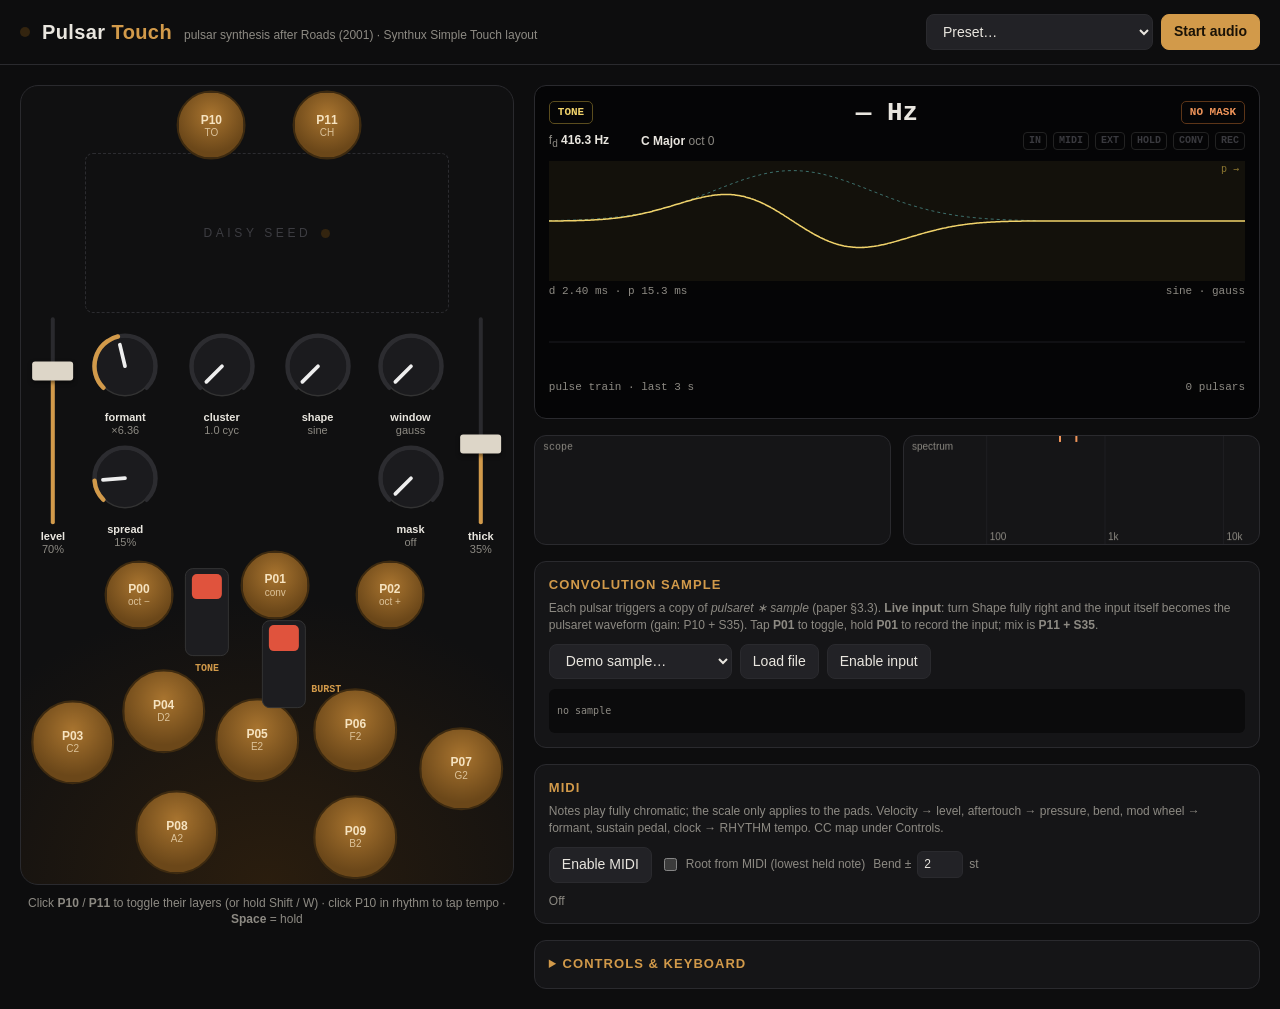
<file: web/index.html>
<!doctype html>
<html lang="en">
<head>
<meta charset="utf-8">
<meta name="viewport" content="width=device-width, initial-scale=1, maximum-scale=1, user-scalable=no, viewport-fit=cover">
<meta name="apple-mobile-web-app-capable" content="yes">
<title>Pulsar Touch</title>
<link rel="stylesheet" href="style.css">
</head>
<body>
<header class="top">
  <div class="brand"><span class="dot" id="led"></span><h1>Pulsar <em>Touch</em></h1>
    <span class="sub">pulsar synthesis after Roads (2001) · Synthux Simple Touch layout</span></div>
  <div class="actions">
    <select id="preset" aria-label="Preset"></select>
    <button id="power" class="primary">Start audio</button>
  </div>
</header>

<main>
  <!-- ======== hardware replica ======== -->
  <section class="board-wrap">
    <div class="board" id="board">
      <div class="seed"><span>daisy seed</span><b id="seedLed"></b></div>
      <!-- pads, knobs, faders and switches are created by app.js -->
    </div>
    <p class="hint" id="layerHint">Hold <b>P10 / Shift</b> for the second knob layer · hold <b>P11 / W</b> for scales</p>
  </section>

  <!-- ======== display & analysis ======== -->
  <section class="side">
    <div class="oled">
      <div class="oled-row">
        <span class="tag c-range" id="dRange">TONE</span>
        <span class="big" id="dFund">— Hz</span>
        <span class="tag c-mask" id="dMask">NO MASK</span>
      </div>
      <div class="oled-row small">
        <span>f<sub>d</sub> <b id="dForm">—</b></span>
        <span id="dNote"></span>
        <span><b id="dScale">Major</b> <span id="dOct"></span></span>
        <span class="flags"><i id="fIn" title="input level">IN</i><i id="fMidi">MIDI</i><i id="fExt">EXT</i><i id="fHold">HOLD</i><i id="fConv">CONV</i><i id="fRec">REC</i></span>
      </div>
      <canvas id="cvPulsaret" height="120"></canvas>
      <div class="cap"><span id="dDuty">d — · p —</span><span id="dShape">sine · gauss</span></div>
      <canvas id="cvTrain" height="70"></canvas>
      <div class="cap"><span>pulse train · last 3 s</span><span id="dCount">0 pulsars</span></div>
      <div class="toast" id="toast"></div>
    </div>

    <div class="scopes">
      <canvas id="cvScope" height="110"></canvas>
      <canvas id="cvSpec" height="110"></canvas>
    </div>

    <div class="card">
      <h2>Convolution sample</h2>
      <p class="muted">Each pulsar triggers a copy of <i>pulsaret ∗ sample</i> (paper §3.3). <b>Live input</b>: turn Shape fully right and the input itself becomes the pulsaret waveform (gain: P10 + S35). Tap <b>P01</b> to toggle, hold <b>P01</b> to record the input; mix is <b>P11 + S35</b>.</p>
      <div class="row">
        <select id="demoSample"><option value="">Demo sample…</option></select>
        <label class="btn">Load file<input type="file" id="file" accept="audio/*" hidden></label>
        <button id="mic">Enable input</button>
      </div>
      <canvas id="cvSample" height="44"></canvas>
    </div>

    <div class="card">
      <h2>MIDI</h2>
      <p class="muted">Notes play fully chromatic; the scale only applies to the pads. Velocity → level, aftertouch → pressure, bend, mod wheel → formant, sustain pedal, clock → RHYTHM tempo. CC map under Controls.</p>
      <div class="row">
        <button id="midiBtn">Enable MIDI</button>
        <label class="chk"><input type="checkbox" id="rootFromMidi"> Root from MIDI (lowest held note)</label>
        <label class="chk">Bend ±<input type="number" id="bendRange" value="2" min="0" max="24"> st</label>
      </div>
      <p class="muted" id="midiStatus" style="margin:0">Off</p>
    </div>

    <details class="card" id="help">
      <summary>Controls &amp; keyboard</summary>
      <div id="helpBody"></div>
    </details>
  </section>
</main>

<script src="engine/pulsar-core.js"></script>
<script src="engine/pulsar-controls.js"></script>
<script src="app.js"></script>
</body>
</html>
</file>
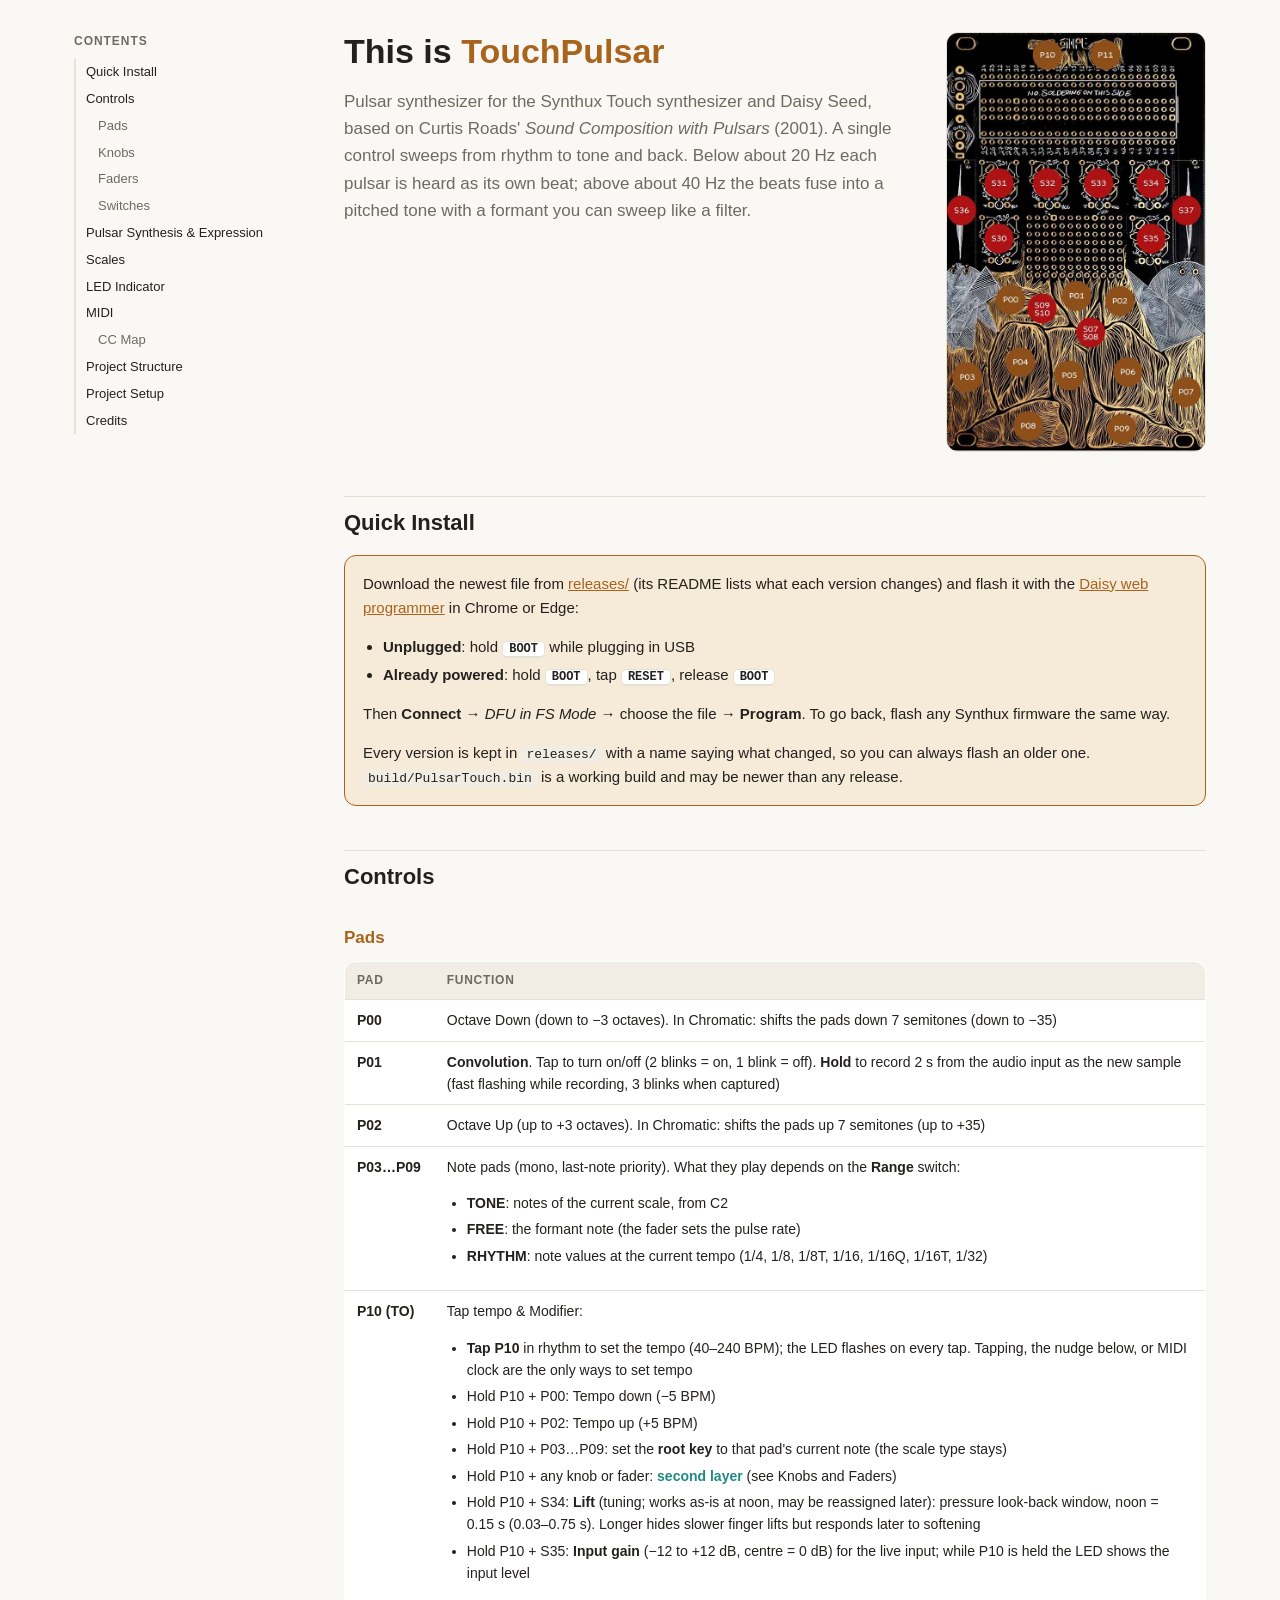
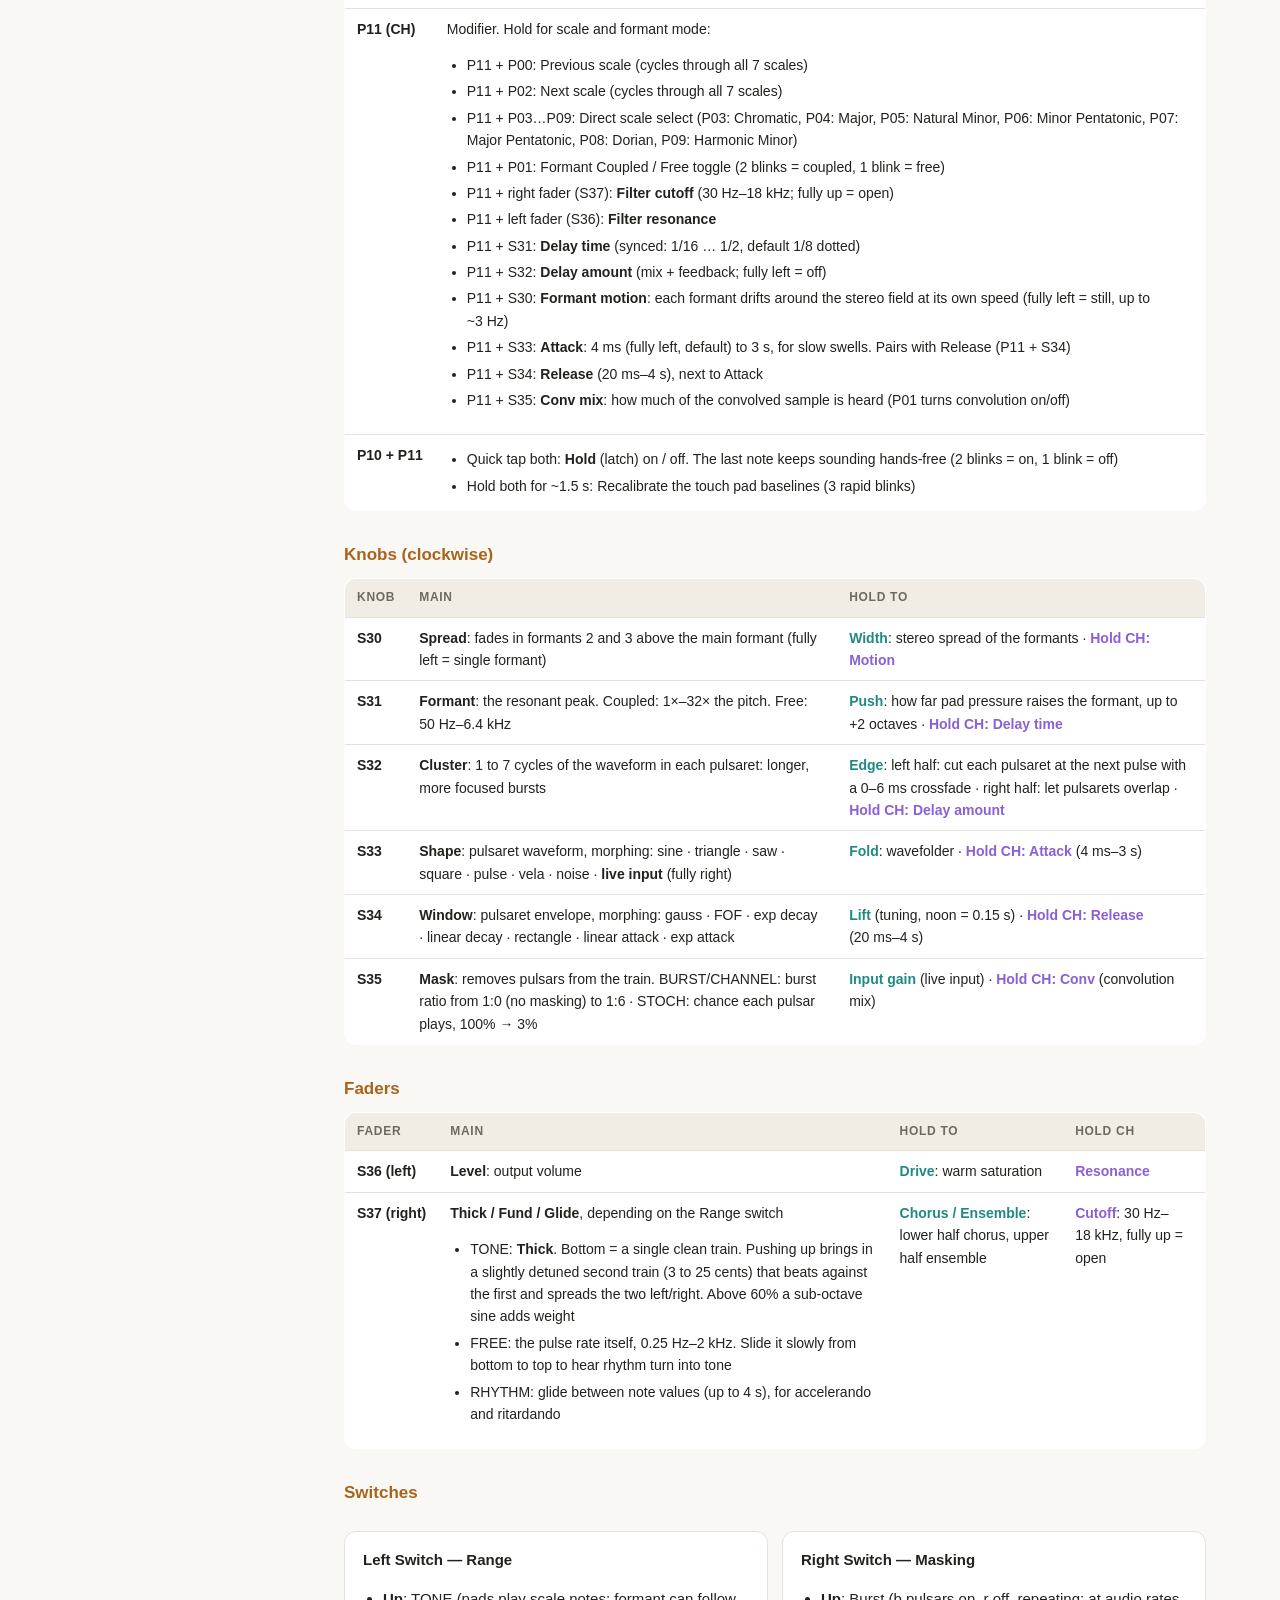
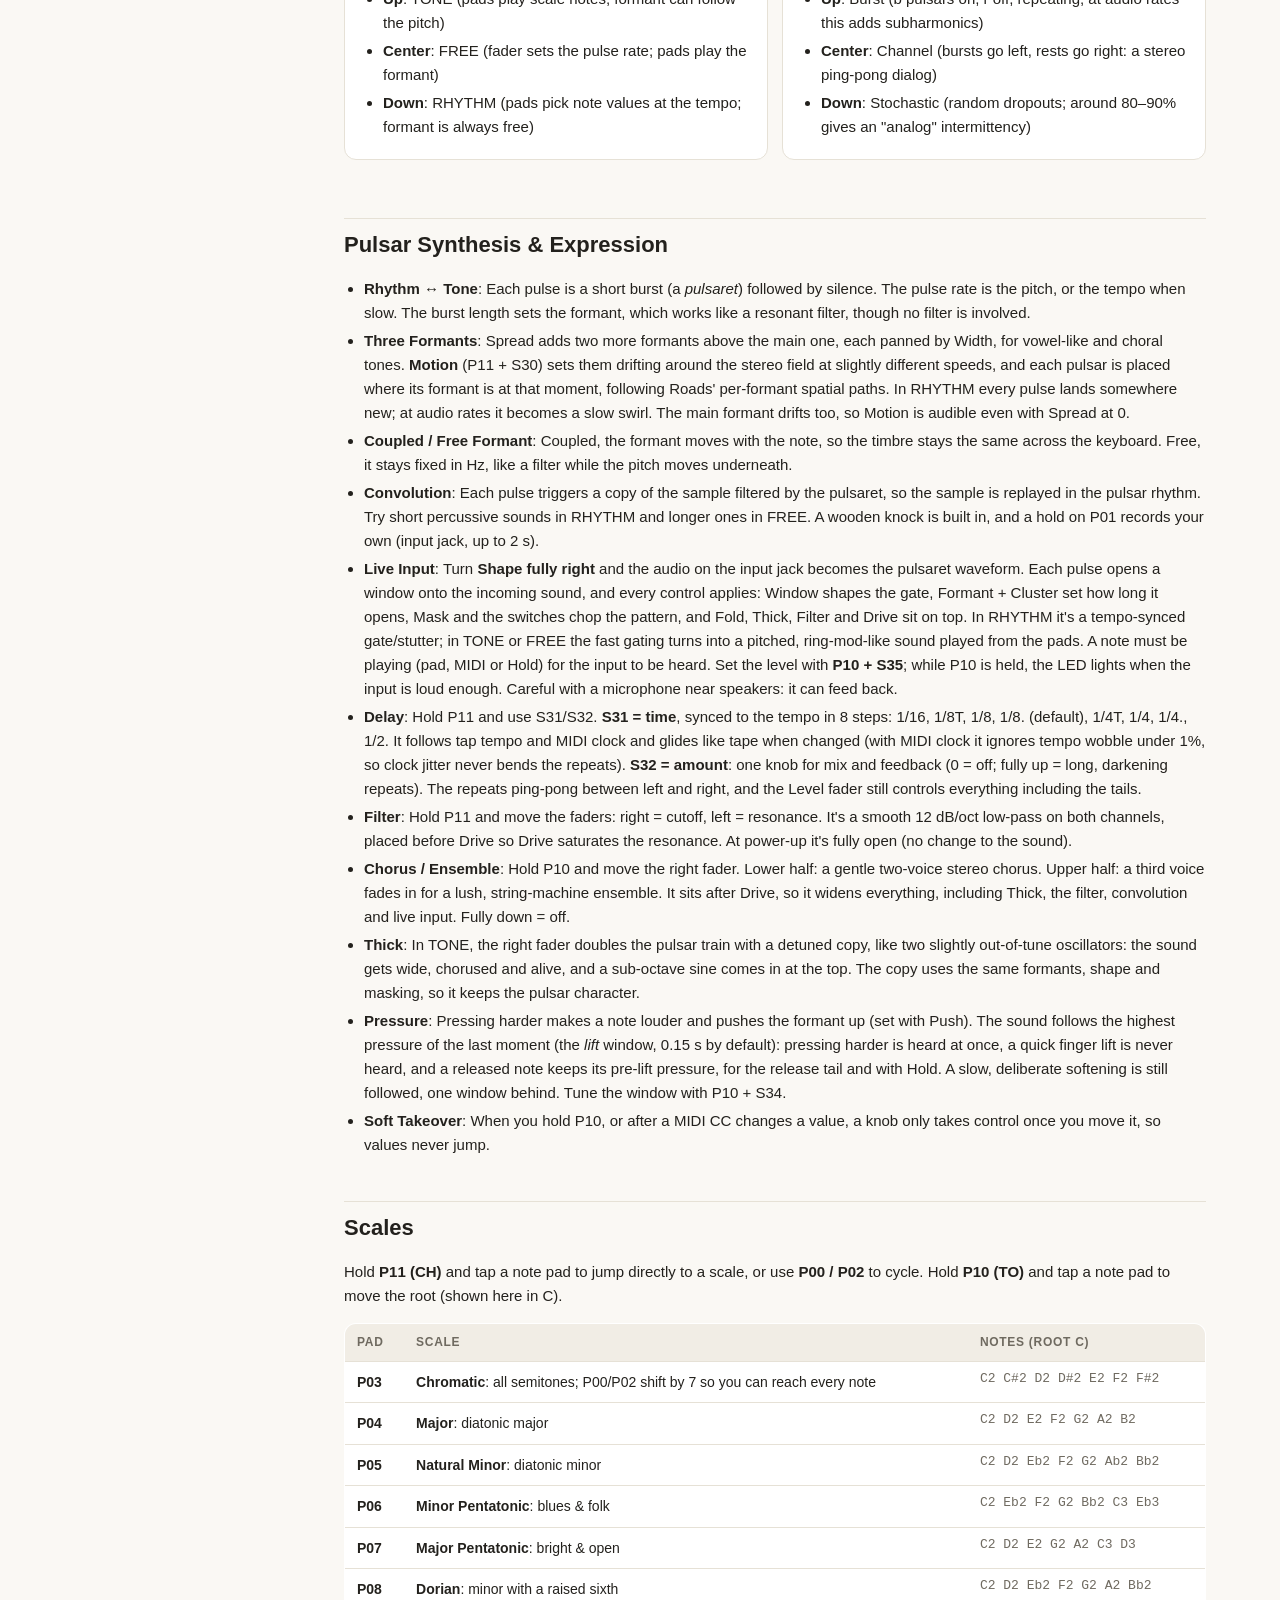
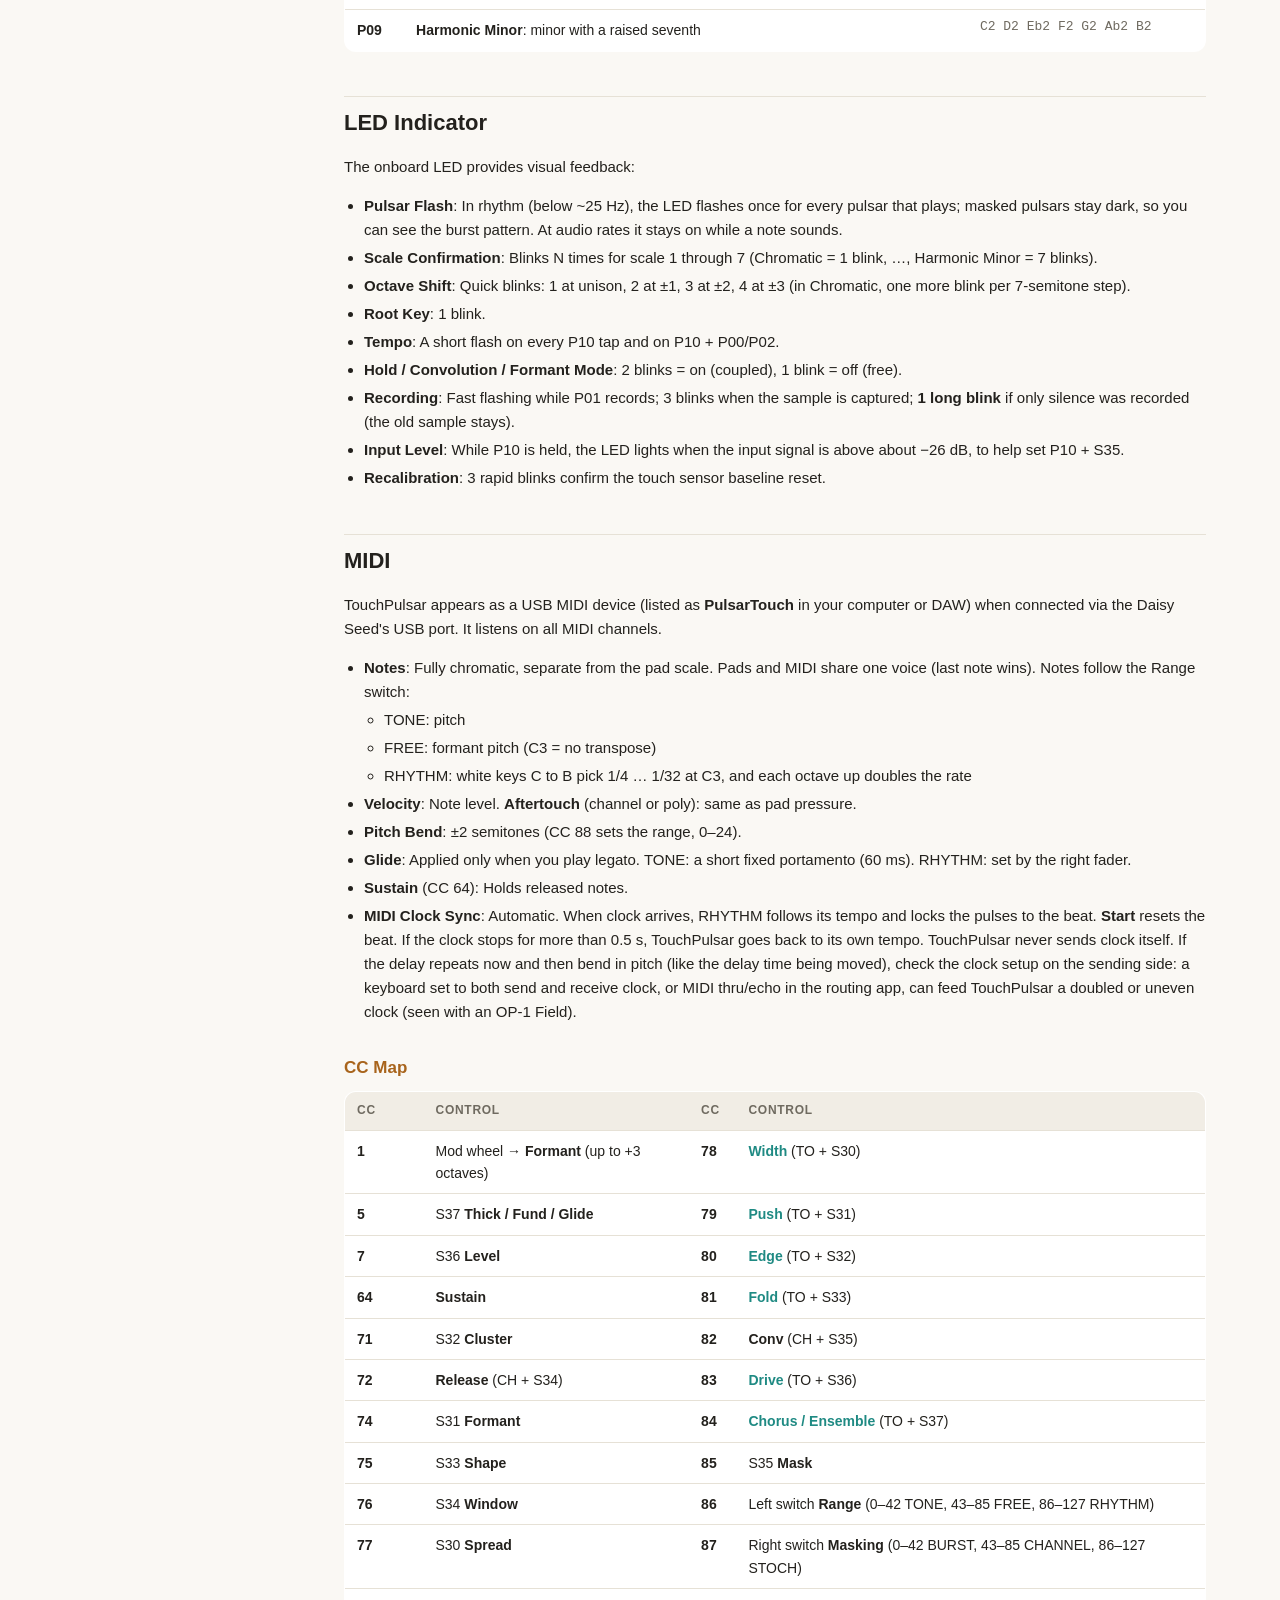
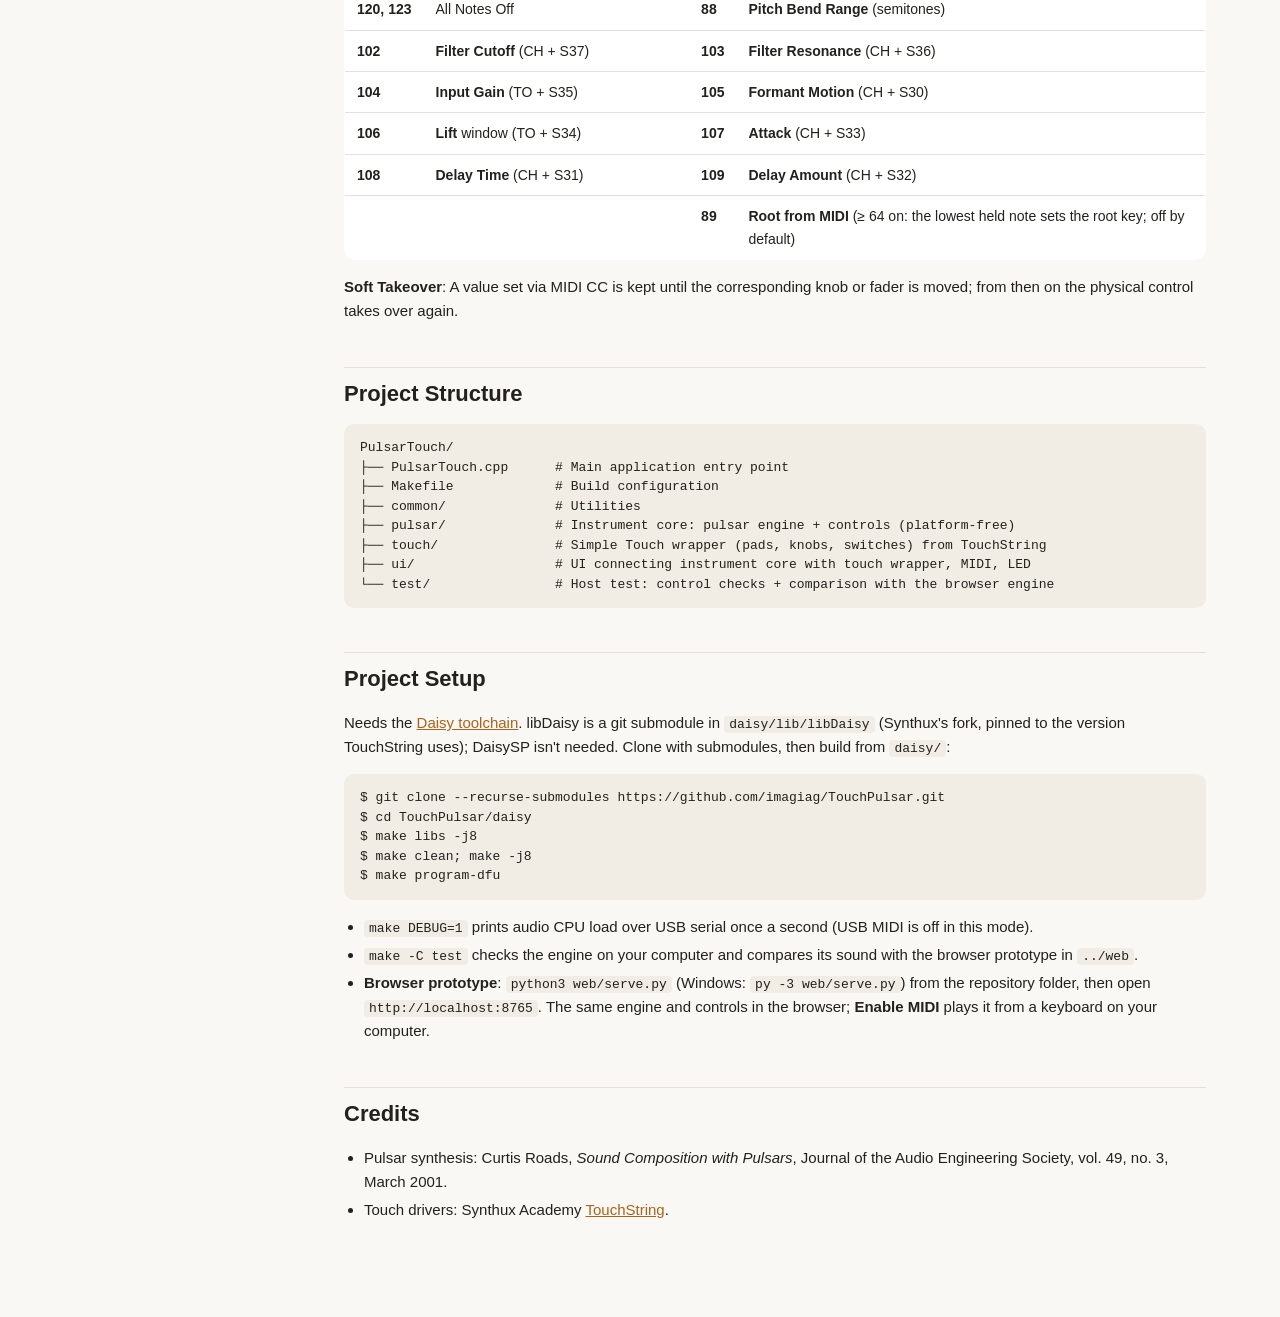
<file: daisy/manual.html>
<!doctype html>
<html lang="en">
<head>
<meta charset="utf-8">
<meta name="viewport" content="width=device-width, initial-scale=1">
<title>TouchPulsar Manual</title>
<style>
  :root {
    --bg: #faf8f4; --panel: #ffffff; --text: #23211d; --muted: #6f6a60; --line: #e6e1d6;
    --accent: #a8641c; --accent-soft: #f6ead9; --alt: #1f8a83; --code: #f1ede5;
    color-scheme: light;
  }
  @media (prefers-color-scheme: dark) {
    :root {
      --bg: #111113; --panel: #18181b; --text: #ebe7df; --muted: #9a958b; --line: #2b2b30;
      --accent: #e0a456; --accent-soft: #2a2016; --alt: #5fd0c8; --code: #222226;
      color-scheme: dark;
    }
  }
  * { box-sizing: border-box; }
  html { scroll-behavior: smooth; }
  body { margin: 0; background: var(--bg); color: var(--text);
    font: 15px/1.6 -apple-system, BlinkMacSystemFont, "Inter", "Segoe UI", sans-serif; }
  .wrap { display: grid; grid-template-columns: 230px minmax(0, 1fr); gap: 40px; max-width: 1180px; margin: 0 auto; padding: 32px 24px 80px; }
  nav { position: sticky; top: 24px; align-self: start; font-size: 13px; }
  nav b { display: block; font-size: 12px; text-transform: uppercase; letter-spacing: .08em; color: var(--muted); margin-bottom: 8px; }
  nav a { display: block; color: var(--text); text-decoration: none; padding: 3px 0 3px 10px; border-left: 2px solid var(--line); }
  nav a.sub { padding-left: 22px; color: var(--muted); }
  nav a:hover { border-left-color: var(--accent); color: var(--accent); }
  main { min-width: 0; }
  h1 { font-size: 34px; line-height: 1.15; margin: 0 0 10px; }
  h1 span { color: var(--accent); }
  h2 { font-size: 22px; margin: 44px 0 12px; padding-top: 8px; border-top: 1px solid var(--line); }
  h3 { font-size: 17px; margin: 30px 0 10px; color: var(--accent); }
  p.lead { font-size: 17px; color: var(--muted); max-width: 70ch; }
  a { color: var(--accent); }
  code { font: 13px ui-monospace, "SF Mono", Menlo, monospace; background: var(--code); padding: 1px 5px; border-radius: 4px; }
  pre { background: var(--code); padding: 14px 16px; border-radius: 10px; overflow-x: auto; font: 13px/1.5 ui-monospace, Menlo, monospace; }
  pre code { background: none; padding: 0; }
  .hero { display: grid; grid-template-columns: minmax(0, 1fr) 260px; gap: 28px; align-items: start; }
  .hero img { width: 100%; border-radius: 12px; border: 1px solid var(--line); }
  .card { background: var(--panel); border: 1px solid var(--line); border-radius: 12px; padding: 16px 18px; margin: 14px 0; }
  .card.install { border-color: var(--accent); background: var(--accent-soft); }
  table { width: 100%; border-collapse: collapse; background: var(--panel); border: 1px solid var(--line); border-radius: 12px; overflow: hidden; font-size: 14px; }
  th, td { text-align: left; padding: 9px 12px; border-bottom: 1px solid var(--line); vertical-align: top; }
  th { font-size: 12px; text-transform: uppercase; letter-spacing: .06em; color: var(--muted); background: var(--code); }
  tr:last-child td { border-bottom: none; }
  td.id { white-space: nowrap; font-weight: 600; }
  td .to { color: var(--alt); font-weight: 600; }
  ul { padding-left: 20px; }
  li { margin: 4px 0; }
  li ul { margin: 4px 0; }
  .kbd { display: inline-block; font: 600 12px ui-monospace, Menlo, monospace; border: 1px solid var(--line); border-bottom-width: 2px; border-radius: 5px; padding: 0 6px; background: var(--panel); }
  .notes { font: 13px ui-monospace, Menlo, monospace; color: var(--muted); }
  .two { display: grid; grid-template-columns: 1fr 1fr; gap: 14px; }
  @media (max-width: 860px) {
    .wrap { grid-template-columns: 1fr; gap: 12px; padding: 20px 16px 60px; }
    nav { position: static; display: none; }
    .hero, .two { grid-template-columns: 1fr; }
    .hero img { max-width: 280px; }
  }
  @media print {
    nav { display: none; } .wrap { grid-template-columns: 1fr; }
    h2 { break-before: auto; } table, .card { break-inside: avoid; }
  }
</style>
</head>
<body>
<div class="wrap">
<nav>
  <b>Contents</b>
  <a href="#install">Quick Install</a>
  <a href="#controls">Controls</a>
  <a class="sub" href="#pads">Pads</a>
  <a class="sub" href="#knobs">Knobs</a>
  <a class="sub" href="#faders">Faders</a>
  <a class="sub" href="#switches">Switches</a>
  <a href="#expression">Pulsar Synthesis &amp; Expression</a>
  <a href="#scales">Scales</a>
  <a href="#led">LED Indicator</a>
  <a href="#midi">MIDI</a>
  <a class="sub" href="#cc">CC Map</a>
  <a href="#structure">Project Structure</a>
  <a href="#setup">Project Setup</a>
  <a href="#credits">Credits</a>
</nav>

<main>
<div class="hero">
  <div>
    <h1>This is <span>TouchPulsar</span></h1>
    <p class="lead">Pulsar synthesizer for the Synthux Touch synthesizer and Daisy Seed, based on Curtis Roads' <i>Sound Composition with Pulsars</i> (2001). A single control sweeps from rhythm to tone and back. Below about 20&nbsp;Hz each pulsar is heard as its own beat; above about 40&nbsp;Hz the beats fuse into a pitched tone with a formant you can sweep like a filter.</p>
  </div>
  <img src="[data-uri]" alt="Synthux Simple Touch board with pad, knob, fader and switch labels">
</div>

<h2 id="install">Quick Install</h2>
<div class="card install">
  <p style="margin-top:0">Download the newest file from <a href="releases/">releases/</a> (its README lists what each version changes) and flash it with the <a href="https://flash.daisy.audio/">Daisy web programmer</a> in Chrome or Edge:</p>
  <ul>
    <li><b>Unplugged</b>: hold <span class="kbd">BOOT</span> while plugging in USB</li>
    <li><b>Already powered</b>: hold <span class="kbd">BOOT</span>, tap <span class="kbd">RESET</span>, release <span class="kbd">BOOT</span></li>
  </ul>
  <p style="margin-bottom:0">Then <b>Connect</b> → <i>DFU in FS Mode</i> → choose the file → <b>Program</b>. To go back, flash any Synthux firmware the same way.</p>
  <p style="margin-bottom:0">Every version is kept in <code>releases/</code> with a name saying what changed, so you can always flash an older one. <code>build/PulsarTouch.bin</code> is a working build and may be newer than any release.</p>
</div>

<h2 id="controls">Controls</h2>

<h3 id="pads">Pads</h3>
<table>
  <tr><th>Pad</th><th>Function</th></tr>
  <tr><td class="id">P00</td><td>Octave Down (down to −3 octaves). In Chromatic: shifts the pads down 7 semitones (down to −35)</td></tr>
  <tr><td class="id">P01</td><td><b>Convolution</b>. Tap to turn on/off (2 blinks = on, 1 blink = off). <b>Hold</b> to record 2&nbsp;s from the audio input as the new sample (fast flashing while recording, 3 blinks when captured)</td></tr>
  <tr><td class="id">P02</td><td>Octave Up (up to +3 octaves). In Chromatic: shifts the pads up 7 semitones (up to +35)</td></tr>
  <tr><td class="id">P03…P09</td><td>Note pads (mono, last-note priority). What they play depends on the <b>Range</b> switch:
    <ul>
      <li><b>TONE</b>: notes of the current scale, from C2</li>
      <li><b>FREE</b>: the formant note (the fader sets the pulse rate)</li>
      <li><b>RHYTHM</b>: note values at the current tempo (1/4, 1/8, 1/8T, 1/16, 1/16Q, 1/16T, 1/32)</li>
    </ul></td></tr>
  <tr><td class="id">P10 (TO)</td><td>Tap tempo &amp; Modifier:
    <ul>
      <li><b>Tap P10</b> in rhythm to set the tempo (40–240 BPM); the LED flashes on every tap. Tapping, the nudge below, or MIDI clock are the only ways to set tempo</li>
      <li>Hold P10 + P00: Tempo down (−5 BPM)</li>
      <li>Hold P10 + P02: Tempo up (+5 BPM)</li>
      <li>Hold P10 + P03…P09: set the <b>root key</b> to that pad's current note (the scale type stays)</li>
      <li>Hold P10 + any knob or fader: <span class="to" style="color:var(--alt);font-weight:600">second layer</span> (see Knobs and Faders)</li>
      <li>Hold P10 + S34: <b>Lift</b> (tuning; works as-is at noon, may be reassigned later): pressure look-back window, noon = 0.15&nbsp;s (0.03–0.75&nbsp;s). Longer hides slower finger lifts but responds later to softening</li>
      <li>Hold P10 + S35: <b>Input gain</b> (−12 to +12&nbsp;dB, centre = 0&nbsp;dB) for the live input; while P10 is held the LED shows the input level</li>
    </ul></td></tr>
  <tr><td class="id">P11 (CH)</td><td>Modifier. Hold for scale and formant mode:
    <ul>
      <li>P11 + P00: Previous scale (cycles through all 7 scales)</li>
      <li>P11 + P02: Next scale (cycles through all 7 scales)</li>
      <li>P11 + P03…P09: Direct scale select (P03: Chromatic, P04: Major, P05: Natural Minor, P06: Minor Pentatonic, P07: Major Pentatonic, P08: Dorian, P09: Harmonic Minor)</li>
      <li>P11 + P01: Formant Coupled / Free toggle (2 blinks = coupled, 1 blink = free)</li>
      <li>P11 + right fader (S37): <b>Filter cutoff</b> (30&nbsp;Hz–18&nbsp;kHz; fully up = open)</li>
      <li>P11 + left fader (S36): <b>Filter resonance</b></li>
      <li>P11 + S31: <b>Delay time</b> (synced: 1/16 … 1/2, default 1/8 dotted)</li>
      <li>P11 + S32: <b>Delay amount</b> (mix + feedback; fully left = off)</li>
      <li>P11 + S30: <b>Formant motion</b>: each formant drifts around the stereo field at its own speed (fully left = still, up to ~3&nbsp;Hz)</li>
      <li>P11 + S33: <b>Attack</b>: 4&nbsp;ms (fully left, default) to 3&nbsp;s, for slow swells. Pairs with Release (P11 + S34)</li>
      <li>P11 + S34: <b>Release</b> (20&nbsp;ms–4&nbsp;s), next to Attack</li>
      <li>P11 + S35: <b>Conv mix</b>: how much of the convolved sample is heard (P01 turns convolution on/off)</li>
    </ul></td></tr>
  <tr><td class="id">P10 + P11</td><td>
    <ul style="margin:0">
      <li>Quick tap both: <b>Hold</b> (latch) on / off. The last note keeps sounding hands-free (2 blinks = on, 1 blink = off)</li>
      <li>Hold both for ~1.5&nbsp;s: Recalibrate the touch pad baselines (3 rapid blinks)</li>
    </ul></td></tr>
</table>

<h3 id="knobs">Knobs (clockwise)</h3>
<table>
  <tr><th>Knob</th><th>Main</th><th>Hold TO</th></tr>
  <tr><td class="id">S30</td><td><b>Spread</b>: fades in formants 2 and 3 above the main formant (fully left = single formant)</td><td><span class="to">Width</span>: stereo spread of the formants · <b style="color:#8b5fd6">Hold CH: Motion</b></td></tr>
  <tr><td class="id">S31</td><td><b>Formant</b>: the resonant peak. Coupled: 1×–32× the pitch. Free: 50&nbsp;Hz–6.4&nbsp;kHz</td><td><span class="to">Push</span>: how far pad pressure raises the formant, up to +2 octaves · <b style="color:#8b5fd6">Hold CH: Delay time</b></td></tr>
  <tr><td class="id">S32</td><td><b>Cluster</b>: 1 to 7 cycles of the waveform in each pulsaret: longer, more focused bursts</td><td><span class="to">Edge</span>: left half: cut each pulsaret at the next pulse with a 0–6&nbsp;ms crossfade · right half: let pulsarets overlap · <b style="color:#8b5fd6">Hold CH: Delay amount</b></td></tr>
  <tr><td class="id">S33</td><td><b>Shape</b>: pulsaret waveform, morphing: sine · triangle · saw · square · pulse · vela · noise · <b>live input</b> (fully right)</td><td><span class="to">Fold</span>: wavefolder · <b style="color:#8b5fd6">Hold CH: Attack</b> (4&nbsp;ms–3&nbsp;s)</td></tr>
  <tr><td class="id">S34</td><td><b>Window</b>: pulsaret envelope, morphing: gauss · FOF · exp decay · linear decay · rectangle · linear attack · exp attack</td><td><span class="to">Lift</span> (tuning, noon = 0.15&nbsp;s) · <b style="color:#8b5fd6">Hold CH: Release</b> (20&nbsp;ms–4&nbsp;s)</td></tr>
  <tr><td class="id">S35</td><td><b>Mask</b>: removes pulsars from the train. BURST/CHANNEL: burst ratio from 1:0 (no masking) to 1:6 · STOCH: chance each pulsar plays, 100% → 3%</td><td><span class="to">Input gain</span> (live input) · <b style="color:#8b5fd6">Hold CH: Conv</b> (convolution mix)</td></tr>
</table>

<h3 id="faders">Faders</h3>
<table>
  <tr><th>Fader</th><th>Main</th><th>Hold TO</th><th>Hold CH</th></tr>
  <tr><td class="id">S36 (left)</td><td><b>Level</b>: output volume</td><td><span class="to">Drive</span>: warm saturation</td><td><b style="color:#8b5fd6">Resonance</b></td></tr>
  <tr><td class="id">S37 (right)</td><td><b>Thick / Fund / Glide</b>, depending on the Range switch
    <ul>
      <li>TONE: <b>Thick</b>. Bottom = a single clean train. Pushing up brings in a slightly detuned second train (3 to 25 cents) that beats against the first and spreads the two left/right. Above 60% a sub-octave sine adds weight</li>
      <li>FREE: the pulse rate itself, 0.25&nbsp;Hz–2&nbsp;kHz. Slide it slowly from bottom to top to hear rhythm turn into tone</li>
      <li>RHYTHM: glide between note values (up to 4&nbsp;s), for accelerando and ritardando</li>
    </ul></td><td><span class="to">Chorus / Ensemble</span>: lower half chorus, upper half ensemble</td><td><b style="color:#8b5fd6">Cutoff</b>: 30&nbsp;Hz–18&nbsp;kHz, fully up = open</td></tr>
</table>

<h3 id="switches">Switches</h3>
<div class="two">
  <div class="card">
    <b>Left Switch — Range</b>
    <ul style="margin-bottom:0">
      <li><b>Up</b>: TONE (pads play scale notes; formant can follow the pitch)</li>
      <li><b>Center</b>: FREE (fader sets the pulse rate; pads play the formant)</li>
      <li><b>Down</b>: RHYTHM (pads pick note values at the tempo; formant is always free)</li>
    </ul>
  </div>
  <div class="card">
    <b>Right Switch — Masking</b>
    <ul style="margin-bottom:0">
      <li><b>Up</b>: Burst (b pulsars on, r off, repeating; at audio rates this adds subharmonics)</li>
      <li><b>Center</b>: Channel (bursts go left, rests go right: a stereo ping-pong dialog)</li>
      <li><b>Down</b>: Stochastic (random dropouts; around 80–90% gives an "analog" intermittency)</li>
    </ul>
  </div>
</div>

<h2 id="expression">Pulsar Synthesis &amp; Expression</h2>
<ul>
  <li><b>Rhythm ↔ Tone</b>: Each pulse is a short burst (a <i>pulsaret</i>) followed by silence. The pulse rate is the pitch, or the tempo when slow. The burst length sets the formant, which works like a resonant filter, though no filter is involved.</li>
  <li><b>Three Formants</b>: Spread adds two more formants above the main one, each panned by Width, for vowel-like and choral tones. <b>Motion</b> (P11 + S30) sets them drifting around the stereo field at slightly different speeds, and each pulsar is placed where its formant is at that moment, following Roads' per-formant spatial paths. In RHYTHM every pulse lands somewhere new; at audio rates it becomes a slow swirl. The main formant drifts too, so Motion is audible even with Spread at 0.</li>
  <li><b>Coupled / Free Formant</b>: Coupled, the formant moves with the note, so the timbre stays the same across the keyboard. Free, it stays fixed in Hz, like a filter while the pitch moves underneath.</li>
  <li><b>Convolution</b>: Each pulse triggers a copy of the sample filtered by the pulsaret, so the sample is replayed in the pulsar rhythm. Try short percussive sounds in RHYTHM and longer ones in FREE. A wooden knock is built in, and a hold on P01 records your own (input jack, up to 2&nbsp;s).</li>
  <li><b>Live Input</b>: Turn <b>Shape fully right</b> and the audio on the input jack becomes the pulsaret waveform. Each pulse opens a window onto the incoming sound, and every control applies: Window shapes the gate, Formant + Cluster set how long it opens, Mask and the switches chop the pattern, and Fold, Thick, Filter and Drive sit on top. In RHYTHM it's a tempo-synced gate/stutter; in TONE or FREE the fast gating turns into a pitched, ring-mod-like sound played from the pads. A note must be playing (pad, MIDI or Hold) for the input to be heard. Set the level with <b>P10 + S35</b>; while P10 is held, the LED lights when the input is loud enough. Careful with a microphone near speakers: it can feed back.</li>
  <li><b>Delay</b>: Hold P11 and use S31/S32. <b>S31 = time</b>, synced to the tempo in 8 steps: 1/16, 1/8T, 1/8, 1/8. (default), 1/4T, 1/4, 1/4., 1/2. It follows tap tempo and MIDI clock and glides like tape when changed (with MIDI clock it ignores tempo wobble under 1%, so clock jitter never bends the repeats). <b>S32 = amount</b>: one knob for mix and feedback (0 = off; fully up = long, darkening repeats). The repeats ping-pong between left and right, and the Level fader still controls everything including the tails.</li>
  <li><b>Filter</b>: Hold P11 and move the faders: right = cutoff, left = resonance. It's a smooth 12&nbsp;dB/oct low-pass on both channels, placed before Drive so Drive saturates the resonance. At power-up it's fully open (no change to the sound).</li>
  <li><b>Chorus / Ensemble</b>: Hold P10 and move the right fader. Lower half: a gentle two-voice stereo chorus. Upper half: a third voice fades in for a lush, string-machine ensemble. It sits after Drive, so it widens everything, including Thick, the filter, convolution and live input. Fully down = off.</li>
  <li><b>Thick</b>: In TONE, the right fader doubles the pulsar train with a detuned copy, like two slightly out-of-tune oscillators: the sound gets wide, chorused and alive, and a sub-octave sine comes in at the top. The copy uses the same formants, shape and masking, so it keeps the pulsar character.</li>
  <li><b>Pressure</b>: Pressing harder makes a note louder and pushes the formant up (set with Push). The sound follows the highest pressure of the last moment (the <i>lift</i> window, 0.15 s by default): pressing harder is heard at once, a quick finger lift is never heard, and a released note keeps its pre-lift pressure, for the release tail and with Hold. A slow, deliberate softening is still followed, one window behind. Tune the window with P10 + S34.</li>
  <li><b>Soft Takeover</b>: When you hold P10, or after a MIDI CC changes a value, a knob only takes control once you move it, so values never jump.</li>
</ul>

<h2 id="scales">Scales</h2>
<p>Hold <b>P11 (CH)</b> and tap a note pad to jump directly to a scale, or use <b>P00 / P02</b> to cycle. Hold <b>P10 (TO)</b> and tap a note pad to move the root (shown here in C).</p>
<table>
  <tr><th>Pad</th><th>Scale</th><th>Notes (root C)</th></tr>
  <tr><td class="id">P03</td><td><b>Chromatic</b>: all semitones; P00/P02 shift by 7 so you can reach every note</td><td class="notes">C2 C#2 D2 D#2 E2 F2 F#2</td></tr>
  <tr><td class="id">P04</td><td><b>Major</b>: diatonic major</td><td class="notes">C2 D2 E2 F2 G2 A2 B2</td></tr>
  <tr><td class="id">P05</td><td><b>Natural Minor</b>: diatonic minor</td><td class="notes">C2 D2 Eb2 F2 G2 Ab2 Bb2</td></tr>
  <tr><td class="id">P06</td><td><b>Minor Pentatonic</b>: blues &amp; folk</td><td class="notes">C2 Eb2 F2 G2 Bb2 C3 Eb3</td></tr>
  <tr><td class="id">P07</td><td><b>Major Pentatonic</b>: bright &amp; open</td><td class="notes">C2 D2 E2 G2 A2 C3 D3</td></tr>
  <tr><td class="id">P08</td><td><b>Dorian</b>: minor with a raised sixth</td><td class="notes">C2 D2 Eb2 F2 G2 A2 Bb2</td></tr>
  <tr><td class="id">P09</td><td><b>Harmonic Minor</b>: minor with a raised seventh</td><td class="notes">C2 D2 Eb2 F2 G2 Ab2 B2</td></tr>
</table>

<h2 id="led">LED Indicator</h2>
<p>The onboard LED provides visual feedback:</p>
<ul>
  <li><b>Pulsar Flash</b>: In rhythm (below ~25&nbsp;Hz), the LED flashes once for every pulsar that plays; masked pulsars stay dark, so you can see the burst pattern. At audio rates it stays on while a note sounds.</li>
  <li><b>Scale Confirmation</b>: Blinks N times for scale 1 through 7 (Chromatic = 1 blink, …, Harmonic Minor = 7 blinks).</li>
  <li><b>Octave Shift</b>: Quick blinks: 1 at unison, 2 at ±1, 3 at ±2, 4 at ±3 (in Chromatic, one more blink per 7-semitone step).</li>
  <li><b>Root Key</b>: 1 blink.</li>
  <li><b>Tempo</b>: A short flash on every P10 tap and on P10 + P00/P02.</li>
  <li><b>Hold / Convolution / Formant Mode</b>: 2 blinks = on (coupled), 1 blink = off (free).</li>
  <li><b>Recording</b>: Fast flashing while P01 records; 3 blinks when the sample is captured; <b>1 long blink</b> if only silence was recorded (the old sample stays).</li>
  <li><b>Input Level</b>: While P10 is held, the LED lights when the input signal is above about −26&nbsp;dB, to help set P10 + S35.</li>
  <li><b>Recalibration</b>: 3 rapid blinks confirm the touch sensor baseline reset.</li>
</ul>

<h2 id="midi">MIDI</h2>
<p>TouchPulsar appears as a USB MIDI device (listed as <b>PulsarTouch</b> in your computer or DAW) when connected via the Daisy Seed's USB port. It listens on all MIDI channels.</p>
<ul>
  <li><b>Notes</b>: Fully chromatic, separate from the pad scale. Pads and MIDI share one voice (last note wins). Notes follow the Range switch:
    <ul>
      <li>TONE: pitch</li>
      <li>FREE: formant pitch (C3 = no transpose)</li>
      <li>RHYTHM: white keys C to B pick 1/4 … 1/32 at C3, and each octave up doubles the rate</li>
    </ul></li>
  <li><b>Velocity</b>: Note level. <b>Aftertouch</b> (channel or poly): same as pad pressure.</li>
  <li><b>Pitch Bend</b>: ±2 semitones (CC 88 sets the range, 0–24).</li>
  <li><b>Glide</b>: Applied only when you play legato. TONE: a short fixed portamento (60&nbsp;ms). RHYTHM: set by the right fader.</li>
  <li><b>Sustain</b> (CC 64): Holds released notes.</li>
  <li><b>MIDI Clock Sync</b>: Automatic. When clock arrives, RHYTHM follows its tempo and locks the pulses to the beat. <b>Start</b> resets the beat. If the clock stops for more than 0.5&nbsp;s, TouchPulsar goes back to its own tempo. TouchPulsar never sends clock itself. If the delay repeats now and then bend in pitch (like the delay time being moved), check the clock setup on the sending side: a keyboard set to both send and receive clock, or MIDI thru/echo in the routing app, can feed TouchPulsar a doubled or uneven clock (seen with an OP-1 Field).</li>
</ul>

<h3 id="cc">CC Map</h3>
<table>
  <tr><th>CC</th><th>Control</th><th>CC</th><th>Control</th></tr>
  <tr><td class="id">1</td><td>Mod wheel → <b>Formant</b> (up to +3 octaves)</td><td class="id">78</td><td><span class="to">Width</span> (TO + S30)</td></tr>
  <tr><td class="id">5</td><td>S37 <b>Thick / Fund / Glide</b></td><td class="id">79</td><td><span class="to">Push</span> (TO + S31)</td></tr>
  <tr><td class="id">7</td><td>S36 <b>Level</b></td><td class="id">80</td><td><span class="to">Edge</span> (TO + S32)</td></tr>
  <tr><td class="id">64</td><td><b>Sustain</b></td><td class="id">81</td><td><span class="to">Fold</span> (TO + S33)</td></tr>
  <tr><td class="id">71</td><td>S32 <b>Cluster</b></td><td class="id">82</td><td><b>Conv</b> (CH + S35)</td></tr>
  <tr><td class="id">72</td><td><b>Release</b> (CH + S34)</td><td class="id">83</td><td><span class="to">Drive</span> (TO + S36)</td></tr>
  <tr><td class="id">74</td><td>S31 <b>Formant</b></td><td class="id">84</td><td><span class="to">Chorus / Ensemble</span> (TO + S37)</td></tr>
  <tr><td class="id">75</td><td>S33 <b>Shape</b></td><td class="id">85</td><td>S35 <b>Mask</b></td></tr>
  <tr><td class="id">76</td><td>S34 <b>Window</b></td><td class="id">86</td><td>Left switch <b>Range</b> (0–42 TONE, 43–85 FREE, 86–127 RHYTHM)</td></tr>
  <tr><td class="id">77</td><td>S30 <b>Spread</b></td><td class="id">87</td><td>Right switch <b>Masking</b> (0–42 BURST, 43–85 CHANNEL, 86–127 STOCH)</td></tr>
  <tr><td class="id">120, 123</td><td>All Notes Off</td><td class="id">88</td><td><b>Pitch Bend Range</b> (semitones)</td></tr>
  <tr><td class="id">102</td><td><b>Filter Cutoff</b> (CH + S37)</td><td class="id">103</td><td><b>Filter Resonance</b> (CH + S36)</td></tr>
  <tr><td class="id">104</td><td><b>Input Gain</b> (TO + S35)</td><td class="id">105</td><td><b>Formant Motion</b> (CH + S30)</td></tr>
  <tr><td class="id">106</td><td><b>Lift</b> window (TO + S34)</td><td class="id">107</td><td><b>Attack</b> (CH + S33)</td></tr>
  <tr><td class="id">108</td><td><b>Delay Time</b> (CH + S31)</td><td class="id">109</td><td><b>Delay Amount</b> (CH + S32)</td></tr>
  <tr><td></td><td></td><td class="id">89</td><td><b>Root from MIDI</b> (≥ 64 on: the lowest held note sets the root key; off by default)</td></tr>
</table>
<p><b>Soft Takeover</b>: A value set via MIDI CC is kept until the corresponding knob or fader is moved; from then on the physical control takes over again.</p>

<h2 id="structure">Project Structure</h2>
<pre><code>PulsarTouch/
├── PulsarTouch.cpp      # Main application entry point
├── Makefile             # Build configuration
├── common/              # Utilities
├── pulsar/              # Instrument core: pulsar engine + controls (platform-free)
├── touch/               # Simple Touch wrapper (pads, knobs, switches) from TouchString
├── ui/                  # UI connecting instrument core with touch wrapper, MIDI, LED
└── test/                # Host test: control checks + comparison with the browser engine</code></pre>

<h2 id="setup">Project Setup</h2>
<p>Needs the <a href="https://daisy.audio/tutorials/cpp-dev-env/">Daisy toolchain</a>. libDaisy is a git submodule in <code>daisy/lib/libDaisy</code> (Synthux's fork, pinned to the version TouchString uses); DaisySP isn't needed. Clone with submodules, then build from <code>daisy/</code>:</p>
<pre><code>$ git clone --recurse-submodules https://github.com/imagiag/TouchPulsar.git
$ cd TouchPulsar/daisy
$ make libs -j8
$ make clean; make -j8
$ make program-dfu</code></pre>
<ul>
  <li><code>make DEBUG=1</code> prints audio CPU load over USB serial once a second (USB MIDI is off in this mode).</li>
  <li><code>make -C test</code> checks the engine on your computer and compares its sound with the browser prototype in <code>../web</code>.</li>
  <li><b>Browser prototype</b>: <code>python3 web/serve.py</code> (Windows: <code>py -3 web/serve.py</code>) from the repository folder, then open <code>http://localhost:8765</code>. The same engine and controls in the browser; <b>Enable MIDI</b> plays it from a keyboard on your computer.</li>
</ul>

<h2 id="credits">Credits</h2>
<ul>
  <li>Pulsar synthesis: Curtis Roads, <i>Sound Composition with Pulsars</i>, Journal of the Audio Engineering Society, vol. 49, no. 3, March 2001.</li>
  <li>Touch drivers: Synthux Academy <a href="https://github.com/Synthux-Academy/TouchString">TouchString</a>.</li>
</ul>
</main>
</div>
</body>
</html>
</file>
<file: web/style.css>
:root {
  --bg: #0d0d0e;
  --panel: #151517;
  --pcb: #101011;
  --line: #2a2a2e;
  --text: #e9e6df;
  --muted: #8d8a83;
  --gold: #d29a4a;
  --gold-dim: #6b4f2a;
  --alt: #5fd0c8;
  --red: #e0533d;
  --left: #5fd0c8;
  --right: #e07ab8;
  --oled: #050506;
  --radius: 12px;
  color-scheme: dark;
}
* { box-sizing: border-box; }
html, body { margin: 0; background: var(--bg); color: var(--text);
  font: 14px/1.4 -apple-system, BlinkMacSystemFont, "Inter", "Segoe UI", sans-serif;
  -webkit-tap-highlight-color: transparent; }
button, select, .btn { font: inherit; color: var(--text); background: #222226; border: 1px solid var(--line);
  border-radius: 8px; padding: 7px 12px; cursor: pointer; }
button:hover, .btn:hover, select:hover { border-color: #444; }
button.primary { background: var(--gold); color: #1a1206; border-color: var(--gold); font-weight: 600; }
button.on { border-color: var(--alt); color: var(--alt); }

.top { display: flex; align-items: center; justify-content: space-between; gap: 12px; flex-wrap: wrap;
  padding: 14px 20px; border-bottom: 1px solid var(--line); }
.brand { display: flex; align-items: baseline; gap: 12px; flex-wrap: wrap; }
.brand h1 { font-size: 20px; margin: 0; letter-spacing: .02em; }
.brand h1 em { font-style: normal; color: var(--gold); }
.brand .sub { color: var(--muted); font-size: 12px; }
.dot { width: 10px; height: 10px; border-radius: 50%; background: #3a2a14; align-self: center; transition: background .04s; }
.actions { display: flex; gap: 8px; }

main { display: grid; grid-template-columns: auto minmax(300px, 1fr); gap: 20px; padding: 20px;
  max-width: 1280px; margin: 0 auto; align-items: start; }
/* board never taller than the screen, so pads + display stay in view (iPad) */
.board-wrap { width: min(520px, calc((100vh - 100px) * 600 / 972), 46vw); position: sticky; top: 12px; }
@supports (height: 100dvh) { .board-wrap { width: min(520px, calc((100dvh - 100px) * 600 / 972), 46vw); } }
@media (max-width: 640px) { main { grid-template-columns: 1fr; padding: 16px; }
  .board-wrap { width: 100%; position: static; } }

/* ---------------- board ---------------- */
.board { position: relative; width: 100%; aspect-ratio: 600 / 972; background:
  radial-gradient(120% 60% at 50% 100%, #2a1d0e 0%, transparent 60%), var(--pcb);
  border: 1px solid var(--line); border-radius: 18px; overflow: hidden; touch-action: none; user-select: none;
  -webkit-user-select: none; }
.seed { position: absolute; left: 13%; top: 8.5%; width: 74%; height: 20%; border: 1px dashed #2c2c30;
  border-radius: 8px; display: flex; align-items: center; justify-content: center; gap: 10px;
  color: #3d3d42; font-size: 12px; letter-spacing: .3em; text-transform: uppercase; }
.seed b { width: 9px; height: 9px; border-radius: 50%; background: #33240f; display: inline-block; }

.pad { position: absolute; transform: translate(-50%, -50%); width: 17%; aspect-ratio: 1; border-radius: 50%;
  background: radial-gradient(circle at 50% 35%, #a8742f, #6b4719 70%); border: 2px solid #3d2a10;
  display: flex; align-items: center; justify-content: center; color: #f6e3c0; font-weight: 600; font-size: 12px;
  cursor: pointer; touch-action: none; }
.pad .lbl { position: relative; z-index: 2; text-align: center; line-height: 1.1; pointer-events: none; }
.pad .lbl small { display: block; font-weight: 500; opacity: .75; font-size: 10px; }
.pad .fill { position: absolute; inset: 0; border-radius: 50%; background: radial-gradient(circle, #ffd58a 0%, transparent 70%);
  opacity: 0; pointer-events: none; }
.pad.down { border-color: #ffd58a; }
.pad.active { box-shadow: 0 0 0 3px rgba(210,154,74,.35); }
.pad.locked { border-color: #5fd0c8; box-shadow: 0 0 0 3px rgba(95,208,200,.45); }
.pad.small { width: 14%; }

.knob { position: absolute; transform: translate(-50%, -50%); width: 15%; aspect-ratio: 1; touch-action: none; cursor: ns-resize; }
.knob svg { width: 100%; height: 100%; overflow: visible; }
.knob .name { position: absolute; left: 50%; top: 104%; transform: translateX(-50%); white-space: nowrap;
  font-size: 11px; color: var(--muted); text-align: center; line-height: 1.15; pointer-events: none; }
.knob .name b { color: var(--text); font-weight: 600; display: block; font-size: 11px; }
.knob .id { position: absolute; left: 50%; top: 50%; transform: translate(-50%, -50%); font-size: 10px; color: #77736b; pointer-events: none; }
.board.alt .knob .name b, .board.alt .fader .name b { color: var(--alt); }

.fader { position: absolute; transform: translate(-50%, -50%); width: 7%; height: 26%; touch-action: none; cursor: ns-resize; }
.fader .track { position: absolute; left: 50%; top: 0; bottom: 0; width: 4px; transform: translateX(-50%); background: #2a2a2e; border-radius: 2px; }
.fader .fill { position: absolute; left: 50%; bottom: 0; width: 4px; transform: translateX(-50%); background: var(--gold); border-radius: 2px; }
.board.alt .fader .fill { background: var(--alt); }
.board.ch .fader .fill { background: #b48cf0; }
.board.ch .fader .name b { color: #b48cf0; }
.fader .cap { position: absolute; left: 50%; width: 120%; height: 9%; transform: translate(-50%, 50%); background: #ddd6c8; border-radius: 3px; box-shadow: 0 2px 4px #0008; }
.fader .name { position: absolute; left: 50%; top: 103%; transform: translateX(-50%); font-size: 11px; color: var(--muted); text-align: center; white-space: nowrap; line-height: 1.15; }
.fader .name b { color: var(--text); display: block; }

.sw { position: absolute; transform: translate(-50%, -50%); width: 9%; height: 11%; background: #1d1d20; border: 1px solid #333;
  border-radius: 8px; cursor: pointer; touch-action: none; }
.sw .lever { position: absolute; left: 15%; width: 70%; height: 30%; background: var(--red); border-radius: 5px; transition: top .08s; }
.sw .name { position: absolute; left: 115%; top: 50%; transform: translateY(-50%); font-size: 10px; color: var(--muted); line-height: 1.2; white-space: nowrap; pointer-events: none; }
.sw .name b { color: var(--text); }
.sw .name span.on { color: var(--gold); }
.sw.left-label .name { left: auto; right: 115%; text-align: right; }

.hint { color: var(--muted); font-size: 12px; text-align: center; margin: 10px 0 0; }

/* ---------------- side ---------------- */
.side { display: flex; flex-direction: column; gap: 16px; min-width: 0; }
.oled { position: relative; background: var(--oled); border: 1px solid var(--line); border-radius: var(--radius); padding: 14px; }
.oled-row { display: flex; align-items: center; gap: 12px; flex-wrap: wrap; }
.oled-row.small { font-size: 12px; color: var(--muted); margin: 6px 0 10px; gap: 16px; }
.oled-row.small b { color: var(--text); font-weight: 600; }
.big { font: 600 26px/1 ui-monospace, "SF Mono", Menlo, monospace; flex: 1; text-align: center; }
.tag { font: 600 11px/1 ui-monospace, Menlo, monospace; padding: 5px 8px; border-radius: 5px; border: 1px solid; }
.c-range { color: #f1d36b; border-color: #5b4d1e; }
.c-mask { color: #f0955a; border-color: #5c3518; }
.flags { margin-left: auto; display: flex; gap: 6px; }
.flags i { font-style: normal; font: 600 10px/1 ui-monospace, Menlo, monospace; padding: 3px 5px; border-radius: 4px; color: #3a3a3f; border: 1px solid #222; }
.flags i.on { color: var(--alt); border-color: #22514d; }
.flags i#fRec.on { color: var(--red); border-color: #5a2219; }
canvas { display: block; width: 100%; }
.cap { display: flex; justify-content: space-between; font-size: 11px; color: var(--muted); margin: 3px 0 8px; font-family: ui-monospace, Menlo, monospace; }
.toast { position: absolute; right: 14px; bottom: 14px; background: #1f1f23; border: 1px solid #333; color: var(--text);
  padding: 6px 10px; border-radius: 6px; font-size: 12px; opacity: 0; transition: opacity .25s; pointer-events: none; }
.toast.show { opacity: 1; }

.scopes { display: grid; grid-template-columns: 1fr 1fr; gap: 12px; }
.scopes canvas { background: var(--panel); border: 1px solid var(--line); border-radius: var(--radius); }
@media (max-width: 520px) { .scopes { grid-template-columns: 1fr; } }

.card { background: var(--panel); border: 1px solid var(--line); border-radius: var(--radius); padding: 14px; }
.card h2 { font-size: 13px; margin: 0 0 6px; text-transform: uppercase; letter-spacing: .08em; color: var(--gold); }
.card summary { cursor: pointer; font-weight: 600; color: var(--gold); text-transform: uppercase; font-size: 13px; letter-spacing: .08em; }
.muted { color: var(--muted); font-size: 12px; margin: 0 0 10px; }
.row { display: flex; gap: 8px; flex-wrap: wrap; margin-bottom: 10px; }
#cvSample { background: #0b0b0c; border-radius: 6px; }
#helpBody table { width: 100%; border-collapse: collapse; font-size: 12px; margin-top: 10px; }
#helpBody td, #helpBody th { text-align: left; padding: 4px 6px; border-bottom: 1px solid var(--line); vertical-align: top; }
#helpBody th { color: var(--muted); font-weight: 500; }
#helpBody kbd { font: 11px ui-monospace, Menlo, monospace; background: #222; border: 1px solid #333; border-radius: 4px; padding: 1px 4px; }

.chk { display: inline-flex; align-items: center; gap: 6px; font-size: 12px; color: var(--muted); }
.chk input[type=number] { width: 46px; font: inherit; color: var(--text); background: #222226; border: 1px solid var(--line); border-radius: 6px; padding: 4px 6px; }
.flags i#fExt.on { color: #f1d36b; border-color: #5b4d1e; }
</file>
